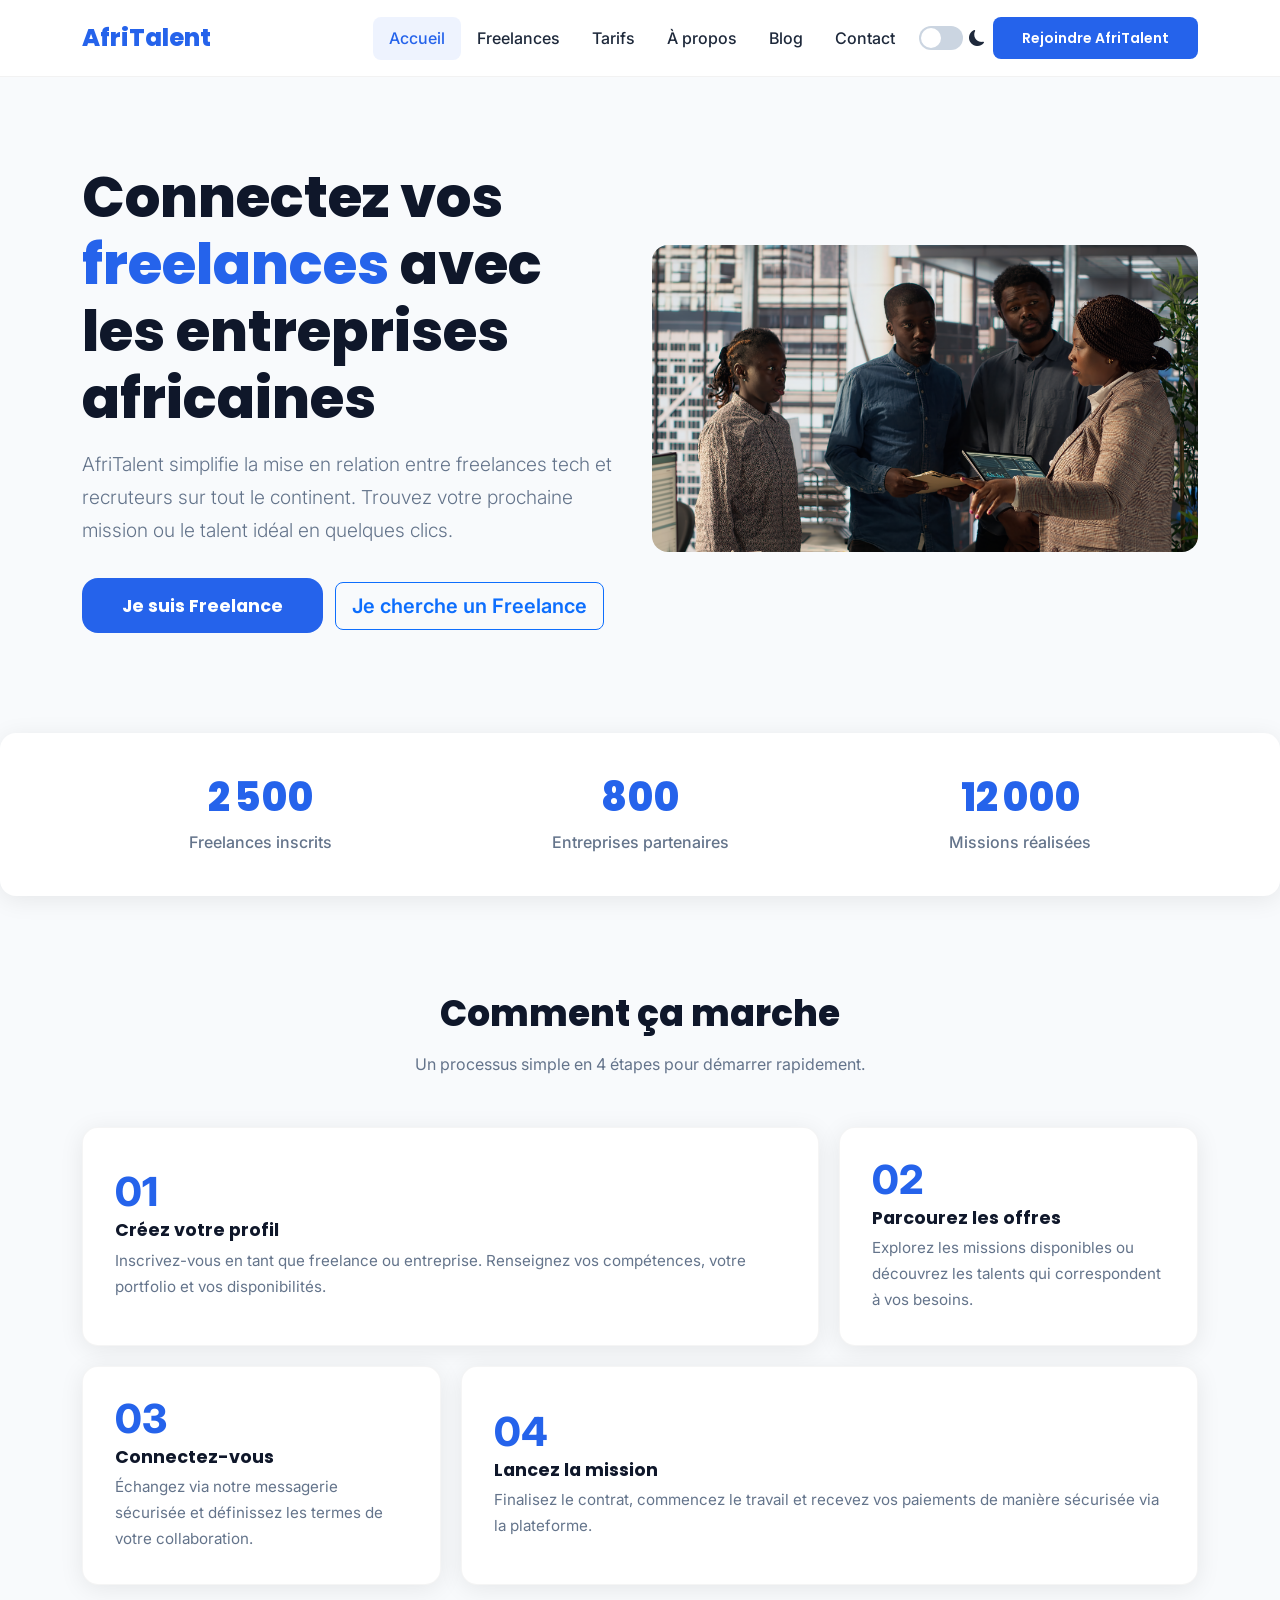
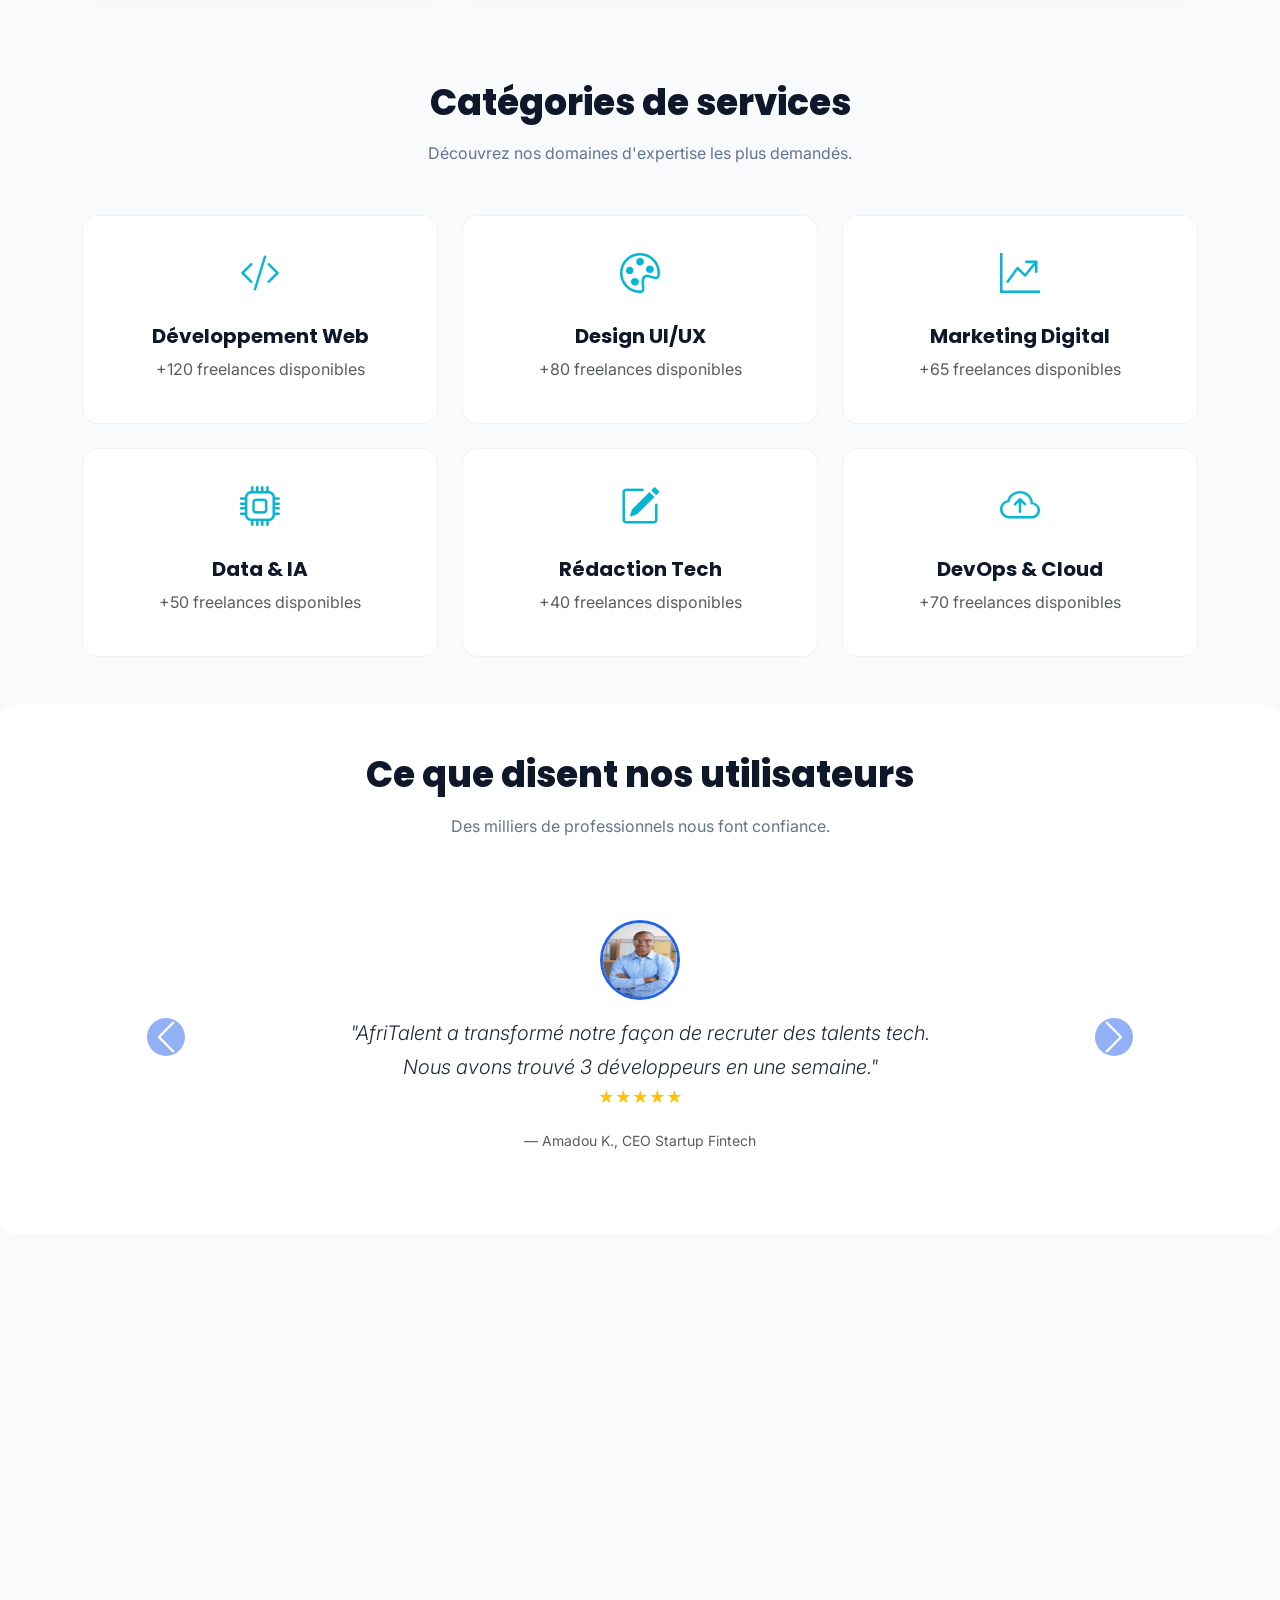
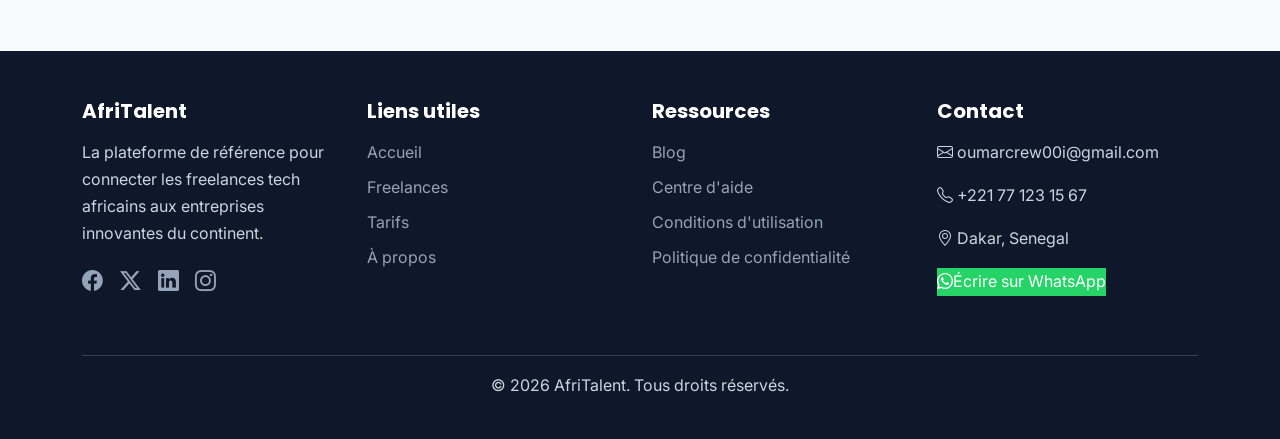
<file: index.html>
<!DOCTYPE html>
<html lang="fr">
<head>
  <meta charset="UTF-8" />
  <meta name="viewport" content="width=device-width, initial-scale=1.0" />
  <meta name="description" content="AfriTalent – La plateforme qui connecte les freelances tech africains aux entreprises du continent." />
  <title>AfriTalent – Accueil</title>
  <!-- Google Fonts -->
  <link rel="preconnect" href="https://fonts.googleapis.com" />
  <link href="https://fonts.googleapis.com/css2?family=Poppins:wght@400;600;700;800&family=Inter:wght@400;500;600&display=swap" rel="stylesheet" />
  <!-- Bootstrap 5 CSS -->
  <link href="https://cdn.jsdelivr.net/npm/bootstrap@5.3.3/dist/css/bootstrap.min.css" rel="stylesheet" />
  <!-- Bootstrap Icons -->
  <link href="https://cdn.jsdelivr.net/npm/bootstrap-icons@1.11.3/font/bootstrap-icons.min.css" rel="stylesheet" />
  <!-- Custom CSS -->
  <link href="CSS/style.css" rel="stylesheet" />
</head>
<body>

  

  <!-- ============================================================
       HEADER / NAVBAR – sticky, responsive, 6 liens + dark toggle + CTA
       ============================================================ -->
  <header>
    <nav class="navbar navbar-expand-lg fixed-top" aria-label="Navigation principale">
      <div class="container">
        <a class="navbar-brand" href="index.html"><i class="bi bi-globe-africa"></i> AfriTalent</a>
        <button class="navbar-toggler" type="button" data-bs-toggle="collapse" data-bs-target="#navbarNav" aria-controls="navbarNav" aria-expanded="false" aria-label="Ouvrir le menu">
          <span class="navbar-toggler-icon"></span>
        </button>
        <div class="collapse navbar-collapse" id="navbarNav">
          <ul class="navbar-nav ms-auto align-items-center">
            <li class="nav-item"><a class="nav-link active" aria-current="page" href="index.html">Accueil</a></li>
            <li class="nav-item"><a class="nav-link" href="freelances.html">Freelances</a></li>
            <li class="nav-item"><a class="nav-link" href="tarifs.html">Tarifs</a></li>
            <li class="nav-item"><a class="nav-link" href="about.html">À propos</a></li>
            <li class="nav-item"><a class="nav-link" href="#">Blog</a></li>
            <li class="nav-item"><a class="nav-link" href="contact.html">Contact</a></li>
            <!-- Dark Mode Toggle -->
            <li class="nav-item ms-2">
              <label class="dark-toggle" aria-label="Activer le mode sombre">
                <input type="checkbox" id="darkModeToggle" />
                <span class="toggle-track"></span>
                <i class="bi bi-moon-fill"></i>
              </label>
            </li>
            <!-- CTA -->
            <li class="nav-item ms-2">
              <a class="btn btn-primary btn-sm" href="contact.html">Rejoindre AfriTalent</a>
            </li>
          </ul>
        </div>
      </div>
    </nav>
  </header>

  <!-- ============================================================
       MAIN CONTENT
       ============================================================ -->
  <main>

    <!-- ==================== HERO ==================== -->
    <section id="hero" class="fade-in">
      <div class="container">
        <div class="row align-items-center">
          <div class="col-lg-6">
            <h1>Connectez vos <span id="typewriter" style="color:var(--primary)">talents</span> avec les entreprises africaines</h1>
            <p class="lead">AfriTalent simplifie la mise en relation entre freelances tech et recruteurs sur tout le continent. Trouvez votre prochaine mission ou le talent idéal en quelques clics.</p>
            <a href="freelances.html" class="btn btn-cta me-2">Je suis Freelance</a>
            <a href="contact.html" class="btn btn-outline-primary btn-lg">Je cherche un Freelance</a>
          </div>
          <div class="col-lg-6 text-center mt-4 mt-lg-0">
            <img src="images/african-american-manager-examines-company-strategy-with-her-staff.jpg" alt="Illustration : freelances tech africains collaborant sur des projets" class="img-fluid" />
          </div>
        </div>
      </div>
    </section>

    <!-- ==================== STATS COUNTERS ==================== -->
    <section id="stats" class="fade-in">
      <div class="container">
        <div class="row text-center">
          <div class="col-md-4 mb-3 mb-md-0">
            <h3 data-target="2500">0</h3>
            <p>Freelances inscrits</p>
          </div>
          <div class="col-md-4 mb-3 mb-md-0">
            <h3 data-target="800">0</h3>
            <p>Entreprises partenaires</p>
          </div>
          <div class="col-md-4">
            <h3 data-target="12000">0</h3>
            <p>Missions réalisées</p>
          </div>
        </div>
      </div>
    </section>

    <!-- ==================== COMMENT ÇA MARCHE – BENTO GRID ==================== -->
    <section id="how-it-works" class="py-5">
      <div class="container">
        <div class="section-title">
          <h2>Comment ça marche</h2>
          <p>Un processus simple en 4 étapes pour démarrer rapidement.</p>
        </div>
        <div class="bento-grid">
          <!-- Carte large (span 2 colonnes) -->
          <div class="grid-item" style="grid-column: span 2;">
            <span class="step-number">01</span>
            <h4>Créez votre profil</h4>
            <p>Inscrivez-vous en tant que freelance ou entreprise. Renseignez vos compétences, votre portfolio et vos disponibilités.</p>
          </div>
          <!-- Carte simple -->
          <div class="grid-item">
            <span class="step-number">02</span>
            <h4>Parcourez les offres</h4>
            <p>Explorez les missions disponibles ou découvrez les talents qui correspondent à vos besoins.</p>
          </div>
          <!-- Carte simple -->
          <div class="grid-item">
            <span class="step-number">03</span>
            <h4>Connectez-vous</h4>
            <p>Échangez via notre messagerie sécurisée et définissez les termes de votre collaboration.</p>
          </div>
          <!-- Carte large (span 2 colonnes) -->
          <div class="grid-item" style="grid-column: span 2;">
            <span class="step-number">04</span>
            <h4>Lancez la mission</h4>
            <p>Finalisez le contrat, commencez le travail et recevez vos paiements de manière sécurisée via la plateforme.</p>
          </div>
        </div>
      </div>
    </section>

    <!-- ==================== CATÉGORIES DE SERVICES ==================== -->
    <section id="services" class="py-5">
      <div class="container">
        <div class="section-title">
          <h2>Catégories de services</h2>
          <p>Découvrez nos domaines d'expertise les plus demandés.</p>
        </div>
        <div class="row g-4">
          <div class="col-lg-4 col-md-6">
            <div class="card service-card h-100 text-center p-4">
              <i class="bi bi-code-slash service-icon"></i>
              <h5 class="mt-3">Développement Web</h5>
              <p class="text-muted">+120 freelances disponibles</p>
            </div>
          </div>
          <div class="col-lg-4 col-md-6">
            <div class="card service-card h-100 text-center p-4">
              <i class="bi bi-palette service-icon"></i>
              <h5 class="mt-3">Design UI/UX</h5>
              <p class="text-muted">+80 freelances disponibles</p>
            </div>
          </div>
          <div class="col-lg-4 col-md-6">
            <div class="card service-card h-100 text-center p-4">
              <i class="bi bi-graph-up-arrow service-icon"></i>
              <h5 class="mt-3">Marketing Digital</h5>
              <p class="text-muted">+65 freelances disponibles</p>
            </div>
          </div>
          <div class="col-lg-4 col-md-6">
            <div class="card service-card h-100 text-center p-4">
              <i class="bi bi-cpu service-icon"></i>
              <h5 class="mt-3">Data &amp; IA</h5>
              <p class="text-muted">+50 freelances disponibles</p>
            </div>
          </div>
          <div class="col-lg-4 col-md-6">
            <div class="card service-card h-100 text-center p-4">
              <i class="bi bi-pencil-square service-icon"></i>
              <h5 class="mt-3">Rédaction Tech</h5>
              <p class="text-muted">+40 freelances disponibles</p>
            </div>
          </div>
          <div class="col-lg-4 col-md-6">
            <div class="card service-card h-100 text-center p-4">
              <i class="bi bi-cloud-arrow-up service-icon"></i>
              <h5 class="mt-3">DevOps &amp; Cloud</h5>
              <p class="text-muted">+70 freelances disponibles</p>
            </div>
          </div>
        </div>
      </div>
    </section>

    <!-- ==================== TÉMOIGNAGES CAROUSEL ==================== -->
    <section id="testimonials" class="py-5">
      <div class="container">
        <div class="section-title">
          <h2>Ce que disent nos utilisateurs</h2>
          <p>Des milliers de professionnels nous font confiance.</p>
        </div>
        <div id="testimonialCarousel" class="carousel slide" data-bs-ride="carousel">
          <div class="carousel-inner">
            <div class="carousel-item active text-center">
              <img src="images/karim.jpg" class="rounded-circle mb-3" alt="Photo de Amadou, CEO" width="80" height="80" />
              <p class="lead">"AfriTalent a transformé notre façon de recruter des talents tech. Nous avons trouvé 3 développeurs en une semaine."</p>
              <p class="text-warning">★★★★★</p>
              <small class="text-muted">— Amadou K., CEO Startup Fintech</small>
            </div>
            <div class="carousel-item text-center">
              <img src="images/female-graphic-designer-sitting-with-arms-crossed.jpg" class="rounded-circle mb-3" alt="Photo de Fatou, développeuse" width="80" height="80" />
              <p class="lead">"J'ai trouvé des missions de qualité en quelques clics. La plateforme est fluide et les paiements toujours à temps."</p>
              <p class="text-warning">★★★★★</p>
              <small class="text-muted">— Fatou D., Développeuse React</small>
            </div>
            <div class="carousel-item text-center">
              <img src="images/people-working-together-animation-studio.jpg" class="rounded-circle mb-3" alt="Photo de Karim, manager" width="80" height="80" />
              <p class="lead">"Interface moderne, support réactif et un vivier de talents impressionnant. Je recommande vivement."</p>
              <p class="text-warning">★★★★☆</p>
              <small class="text-muted">— Karim M., Marketing Manager</small>
            </div>
          </div>
          <button class="carousel-control-prev" type="button" data-bs-target="#testimonialCarousel" data-bs-slide="prev" aria-label="Témoignage précédent">
            <span class="carousel-control-prev-icon" aria-hidden="true"></span>
          </button>
          <button class="carousel-control-next" type="button" data-bs-target="#testimonialCarousel" data-bs-slide="next" aria-label="Témoignage suivant">
            <span class="carousel-control-next-icon" aria-hidden="true"></span>
          </button>
        </div>
      </div>
    </section>

    <!-- ==================== CTA BANNER ==================== -->
    <section id="cta-banner">
      <div class="container">
        <h2>Prêt à rejoindre la communauté AfriTalent ?</h2>
        <p style="color:rgba(255,255,255,0.85); max-width:600px; margin:1rem auto;">Que vous soyez freelance ou entreprise, créez votre compte gratuitement et accédez à un réseau de talents africains de premier plan.</p>
        <a href="contact.html" class="btn btn-cta mt-2">Inscrivez-vous gratuitement</a>
      </div>
    </section>

  </main>

  <!-- ============================================================
       FOOTER – 4 colonnes
       ============================================================ -->
  <footer>
    <div class="container">
      <div class="row">
        <!-- Col 1 – Présentation -->
        <div class="col-lg-3 col-md-6 mb-4">
          <h5><i class="bi bi-globe-africa"></i> AfriTalent</h5>
          <p>La plateforme de référence pour connecter les freelances tech africains aux entreprises innovantes du continent.</p>
          <div class="footer-social">
            <a href="#" aria-label="Facebook"><i class="bi bi-facebook"></i></a>
            <a href="#" aria-label="Twitter"><i class="bi bi-twitter-x"></i></a>
            <a href="#" aria-label="LinkedIn"><i class="bi bi-linkedin"></i></a>
            <a href="#" aria-label="Instagram"><i class="bi bi-instagram"></i></a>
          </div>
        </div>
        <!-- Col 2 – Liens utiles -->
        <div class="col-lg-3 col-md-6 mb-4">
          <h5>Liens utiles</h5>
          <ul>
            <li><a href="index.html">Accueil</a></li>
            <li><a href="freelances.html">Freelances</a></li>
            <li><a href="tarifs.html">Tarifs</a></li>
            <li><a href="about.html">À propos</a></li>
          </ul>
        </div>
        <!-- Col 3 – Ressources -->
        <div class="col-lg-3 col-md-6 mb-4">
          <h5>Ressources</h5>
          <ul>
            <li><a href="#">Blog</a></li>
            <li><a href="#">Centre d'aide</a></li>
            <li><a href="#">Conditions d'utilisation</a></li>
            <li><a href="#">Politique de confidentialité</a></li>
          </ul>
        </div>
        <!-- Col 4 – Contact -->
        <div class="col-lg-3 col-md-6 mb-4">
          <h5>Contact</h5>
          <p><i class="bi bi-envelope"></i> oumarcrew00i@gmail.com</p>
          <p><i class="bi bi-telephone"></i> +221 77 123 15 67</p>
          <p><i class="bi bi-geo-alt"></i> Dakar, Senegal</p>
           <a href="https://wa.me/221771231567" target="_blank" class="btn-whatsapp">
           <i class="bi bi-whatsapp"></i> Écrire sur WhatsApp </a>
        </div>
      </div>
      <div class="footer-bottom">
        <p>&copy; <span id="currentYear"></span> AfriTalent. Tous droits réservés.</p>
      </div>
    </div>
  </footer>

  <!-- Bouton retour en haut -->
  <button id="backToTop" aria-label="Retour en haut de page"><i class="bi bi-arrow-up"></i></button>

  <!-- Bootstrap Bundle JS -->
  <script src="https://cdn.jsdelivr.net/npm/bootstrap@5.3.3/dist/js/bootstrap.bundle.min.js"></script>
  <!-- Custom JS -->
  <script src="JS/main.js"></script>
</body>
</html>
</file>
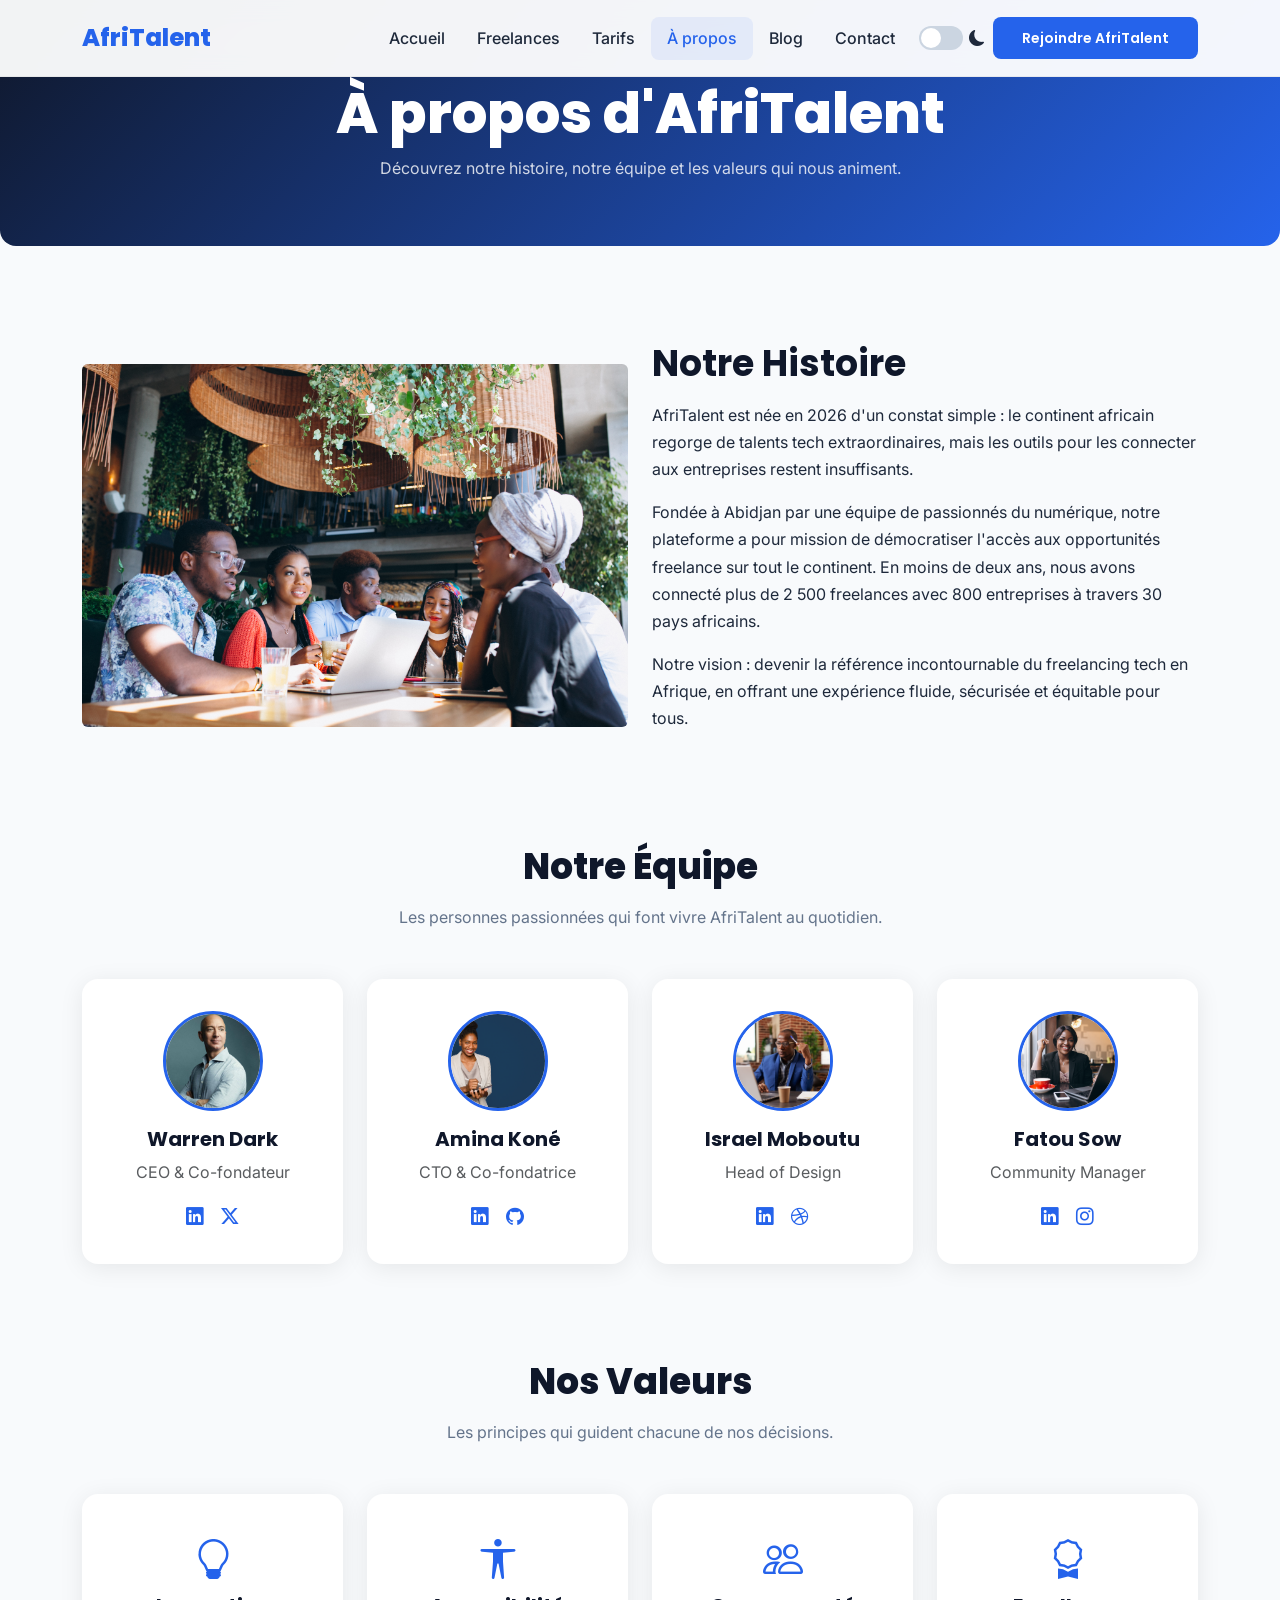
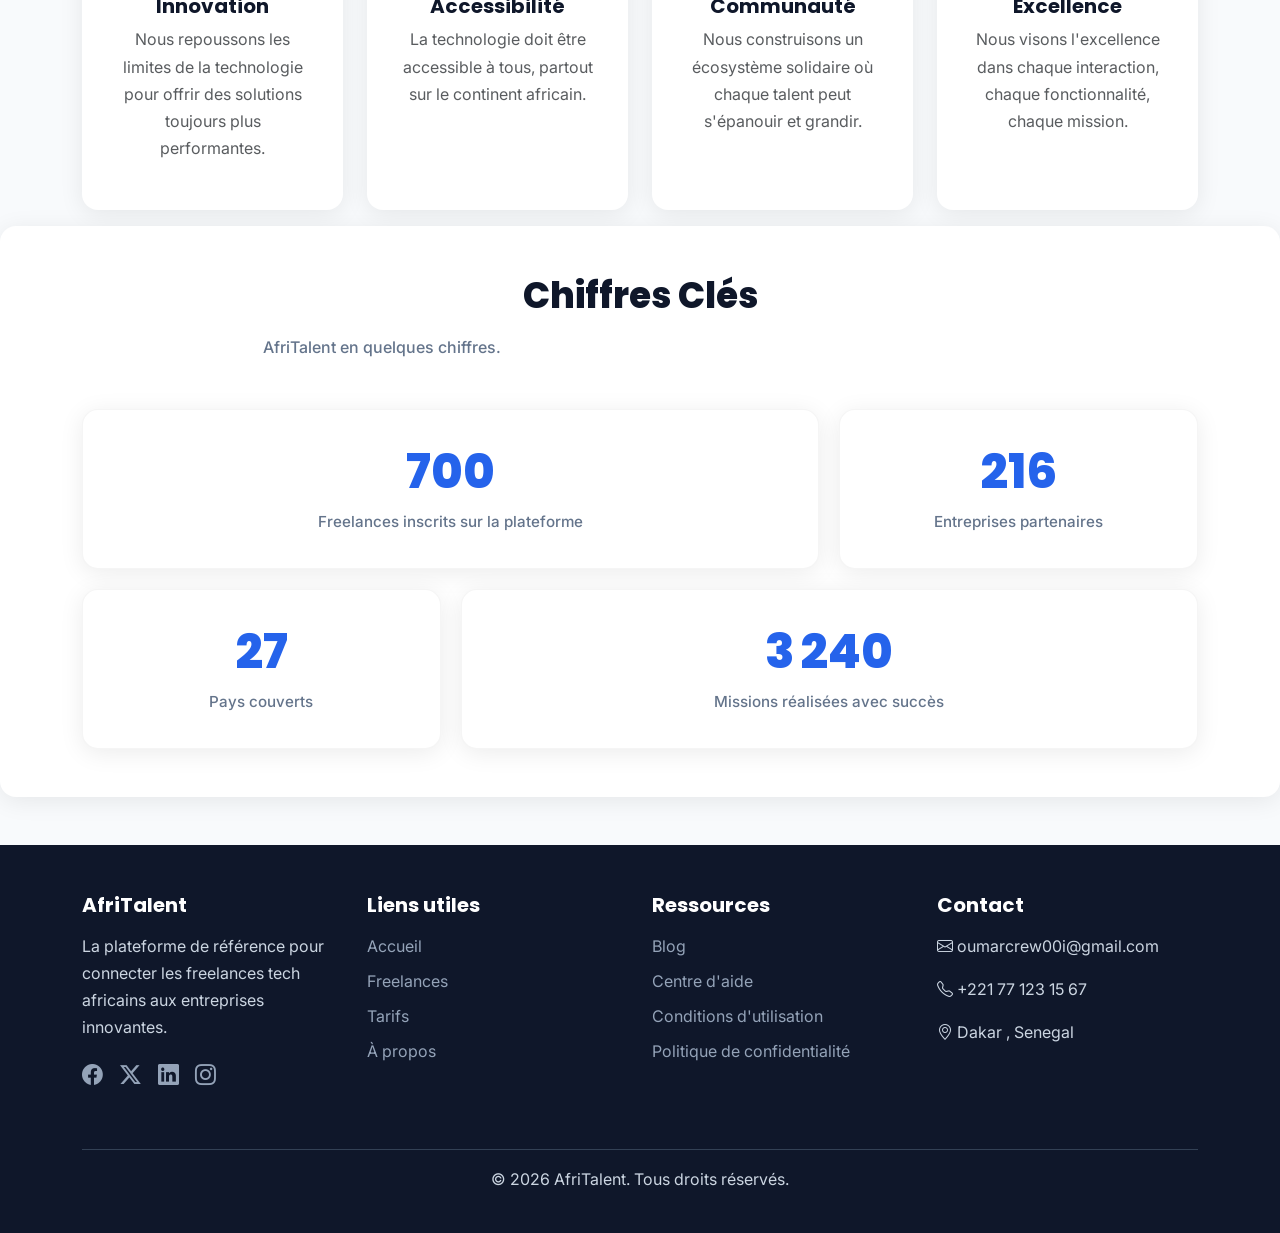
<file: about.html>
<!DOCTYPE html>
<html lang="fr">
<head>
  <meta charset="UTF-8" />
  <meta name="viewport" content="width=device-width, initial-scale=1.0" />
  <meta name="description" content="AfriTalent – Notre histoire, notre équipe et nos valeurs." />
  <title>AfriTalent – À propos</title>
  <link rel="preconnect" href="https://fonts.googleapis.com" />
  <link href="https://fonts.googleapis.com/css2?family=Poppins:wght@400;600;700;800&family=Inter:wght@400;500;600&display=swap" rel="stylesheet" />
  <link href="https://cdn.jsdelivr.net/npm/bootstrap@5.3.3/dist/css/bootstrap.min.css" rel="stylesheet" />
  <link href="https://cdn.jsdelivr.net/npm/bootstrap-icons@1.11.3/font/bootstrap-icons.min.css" rel="stylesheet" />
  <link href="CSS/style.css" rel="stylesheet" />
</head>
<body>

  <!-- ==================== NAVBAR ==================== -->
  <header>
    <nav class="navbar navbar-expand-lg fixed-top" aria-label="Navigation principale">
      <div class="container">
        <a class="navbar-brand" href="index.html"><i class="bi bi-globe-africa"></i> AfriTalent</a>
        <button class="navbar-toggler" type="button" data-bs-toggle="collapse" data-bs-target="#navbarNav" aria-controls="navbarNav" aria-expanded="false" aria-label="Ouvrir le menu">
          <span class="navbar-toggler-icon"></span>
        </button>
        <div class="collapse navbar-collapse" id="navbarNav">
          <ul class="navbar-nav ms-auto align-items-center">
            <li class="nav-item"><a class="nav-link" href="index.html">Accueil</a></li>
            <li class="nav-item"><a class="nav-link" href="freelances.html">Freelances</a></li>
            <li class="nav-item"><a class="nav-link" href="tarifs.html">Tarifs</a></li>
            <li class="nav-item"><a class="nav-link active" aria-current="page" href="about.html">À propos</a></li>
            <li class="nav-item"><a class="nav-link" href="#">Blog</a></li>
            <li class="nav-item"><a class="nav-link" href="contact.html">Contact</a></li>
            <li class="nav-item ms-2">
              <label class="dark-toggle" aria-label="Activer le mode sombre">
                <input type="checkbox" id="darkModeToggle" />
                <span class="toggle-track"></span>
                <i class="bi bi-moon-fill"></i>
              </label>
            </li>
            <li class="nav-item ms-2"><a class="btn btn-primary btn-sm" href="contact.html">Rejoindre AfriTalent</a></li>
          </ul>
        </div>
      </div>
    </nav>
  </header>

  <main>
    <!-- ==================== PAGE HEADER ==================== -->
    <div class="page-header">
      <div class="container">
        <h1>À propos d'AfriTalent</h1>
        <p>Découvrez notre histoire, notre équipe et les valeurs qui nous animent.</p>
      </div>
    </div>

    <!-- ==================== NOTRE HISTOIRE ==================== -->
    <section class="py-5 fade-in">
      <div class="container">
        <div class="row align-items-center">
          <div class="col-lg-6 mb-4 mb-lg-0">
            <img src="images/Reunion.jpg" alt="L'équipe AfriTalent en réunion" class="img-fluid rounded" style="border-radius: var(--radius);" />
          </div>
          <div class="col-lg-6">
            <h2>Notre Histoire</h2>
            <p>AfriTalent est née en 2026 d'un constat simple : le continent africain regorge de talents tech extraordinaires, mais les outils pour les connecter aux entreprises restent insuffisants.</p>
            <p>Fondée à Abidjan par une équipe de passionnés du numérique, notre plateforme a pour mission de démocratiser l'accès aux opportunités freelance sur tout le continent. En moins de deux ans, nous avons connecté plus de 2 500 freelances avec 800 entreprises à travers 30 pays africains.</p>
            <p>Notre vision : devenir la référence incontournable du freelancing tech en Afrique, en offrant une expérience fluide, sécurisée et équitable pour tous.</p>
          </div>
        </div>
      </div>
    </section>

    <!-- ==================== L'ÉQUIPE – 4 membres ==================== -->
    <section class="py-5 fade-in">
      <div class="container">
        <div class="section-title">
          <h2>Notre Équipe</h2>
          <p>Les personnes passionnées qui font vivre AfriTalent au quotidien.</p>
        </div>
        <div class="row g-4">
          <!-- Membre 1 -->
          <div class="col-lg-3 col-md-6">
            <div class="team-card">
              <img src="images/OU.jpg" class="rounded-circle mb-3" alt="Photo de Oumar Diallo, CEO" width="100" height="100" />
              <h5>Warren Dark</h5>
              <p class="text-muted">CEO &amp; Co-fondateur</p>
              <div class="social-links">
                <a href="#" aria-label="LinkedIn de Oumar"><i class="bi bi-linkedin"></i></a>
                <a href="#" aria-label="Twitter de Oumar"><i class="bi bi-twitter-x"></i></a>
              </div>
            </div>
          </div>
          <!-- Membre 2 -->
          <div class="col-lg-3 col-md-6">
            <div class="team-card">
              <img src="images/amin.jpg" class="rounded-circle mb-3" alt="Photo de Amina Koné, CTO" width="100" height="100" />
              <h5>Amina Koné</h5>
              <p class="text-muted">CTO &amp; Co-fondatrice</p>
              <div class="social-links">
                <a href="#" aria-label="LinkedIn de Amina"><i class="bi bi-linkedin"></i></a>
                <a href="#" aria-label="GitHub de Amina"><i class="bi bi-github"></i></a>
              </div>
            </div>
          </div>
          <!-- Membre 3 -->
          <div class="col-lg-3 col-md-6">
            <div class="team-card">
              <img src="images/nnn.jpg" class="rounded-circle mb-3" alt="Photo de Kofi Asante, Head of Design" width="100" height="100" />
              <h5>Israel Moboutu</h5>
              <p class="text-muted">Head of Design</p>
              <div class="social-links">
                <a href="#" aria-label="LinkedIn de Kofi"><i class="bi bi-linkedin"></i></a>
                <a href="#" aria-label="Dribbble de Kofi"><i class="bi bi-dribbble"></i></a>
              </div>
            </div>
          </div>
          <!-- Membre 4 -->
          <div class="col-lg-3 col-md-6">
            <div class="team-card">
              <img src="images/fatou.jpg" class="rounded-circle mb-3" alt="Photo de Fatou Sow, Community Manager" width="100" height="100" />
              <h5>Fatou Sow</h5>
              <p class="text-muted">Community Manager</p>
              <div class="social-links">
                <a href="#" aria-label="LinkedIn de Fatou"><i class="bi bi-linkedin"></i></a>
                <a href="#" aria-label="Instagram de Fatou"><i class="bi bi-instagram"></i></a>
              </div>
            </div>
          </div>
        </div>
      </div>
    </section>

    <!-- ==================== NOS VALEURS ==================== -->
    <section class="py-5 fade-in">
      <div class="container">
        <div class="section-title">
          <h2>Nos Valeurs</h2>
          <p>Les principes qui guident chacune de nos décisions.</p>
        </div>
        <div class="row g-4">
          <div class="col-lg-3 col-md-6">
            <div class="value-card h-100">
              <i class="bi bi-lightbulb"></i>
              <h5>Innovation</h5>
              <p class="text-muted">Nous repoussons les limites de la technologie pour offrir des solutions toujours plus performantes.</p>
            </div>
          </div>
          <div class="col-lg-3 col-md-6">
            <div class="value-card h-100">
              <i class="bi bi-universal-access"></i>
              <h5>Accessibilité</h5>
              <p class="text-muted">La technologie doit être accessible à tous, partout sur le continent africain.</p>
            </div>
          </div>
          <div class="col-lg-3 col-md-6">
            <div class="value-card h-100">
              <i class="bi bi-people"></i>
              <h5>Communauté</h5>
              <p class="text-muted">Nous construisons un écosystème solidaire où chaque talent peut s'épanouir et grandir.</p>
            </div>
          </div>
          <div class="col-lg-3 col-md-6">
            <div class="value-card h-100">
              <i class="bi bi-award"></i>
              <h5>Excellence</h5>
              <p class="text-muted">Nous visons l'excellence dans chaque interaction, chaque fonctionnalité, chaque mission.</p>
            </div>
          </div>
        </div>
      </div>
    </section>

    <!-- ==================== CHIFFRES CLÉS – Bento Grid + compteurs ==================== -->
    <section id="stats" class="py-5 fade-in">
      <div class="container">
        <div class="section-title">
          <h2>Chiffres Clés</h2>
          <p>AfriTalent en quelques chiffres.</p>
        </div>
        <div class="bento-grid">
          <div class="grid-item text-center" style="grid-column: span 2;">
            <h3 data-target="2500" style="font-size:3rem; font-weight:800; color:var(--primary);">0</h3>
            <p>Freelances inscrits sur la plateforme</p>
          </div>
          <div class="grid-item text-center">
            <h3 data-target="800" style="font-size:3rem; font-weight:800; color:var(--primary);">0</h3>
            <p>Entreprises partenaires</p>
          </div>
          <div class="grid-item text-center">
            <h3 data-target="30" style="font-size:3rem; font-weight:800; color:var(--primary);">0</h3>
            <p>Pays couverts</p>
          </div>
          <div class="grid-item text-center" style="grid-column: span 2;">
            <h3 data-target="12000" style="font-size:3rem; font-weight:800; color:var(--primary);">0</h3>
            <p>Missions réalisées avec succès</p>
          </div>
        </div>
      </div>
    </section>
  </main>

  <!-- ==================== FOOTER ==================== -->
  <footer>
    <div class="container">
      <div class="row">
        <div class="col-lg-3 col-md-6 mb-4">
          <h5><i class="bi bi-globe-africa"></i> AfriTalent</h5>
          <p>La plateforme de référence pour connecter les freelances tech africains aux entreprises innovantes.</p>
          <div class="footer-social">
            <a href="#" aria-label="Facebook"><i class="bi bi-facebook"></i></a>
            <a href="#" aria-label="Twitter"><i class="bi bi-twitter-x"></i></a>
            <a href="#" aria-label="LinkedIn"><i class="bi bi-linkedin"></i></a>
            <a href="#" aria-label="Instagram"><i class="bi bi-instagram"></i></a>
          </div>
        </div>
        <div class="col-lg-3 col-md-6 mb-4">
          <h5>Liens utiles</h5>
          <ul><li><a href="index.html">Accueil</a></li><li><a href="freelances.html">Freelances</a></li><li><a href="tarifs.html">Tarifs</a></li><li><a href="about.html">À propos</a></li></ul>
        </div>
        <div class="col-lg-3 col-md-6 mb-4">
          <h5>Ressources</h5>
          <ul><li><a href="#">Blog</a></li><li><a href="#">Centre d'aide</a></li><li><a href="#">Conditions d'utilisation</a></li><li><a href="#">Politique de confidentialité</a></li></ul>
        </div>
        <div class="col-lg-3 col-md-6 mb-4">
          <h5>Contact</h5>
          <p><i class="bi bi-envelope"></i> oumarcrew00i@gmail.com</p>
          <p><i class="bi bi-telephone"></i> +221 77 123 15 67</p>
          <p><i class="bi bi-geo-alt"></i> Dakar , Senegal</p>
        </div>
      </div>
      <div class="footer-bottom"><p>&copy; <span id="currentYear"></span> AfriTalent. Tous droits réservés.</p></div>
    </div>
  </footer>

  <button id="backToTop" aria-label="Retour en haut"><i class="bi bi-arrow-up"></i></button>
  <script src="https://cdn.jsdelivr.net/npm/bootstrap@5.3.3/dist/js/bootstrap.bundle.min.js"></script>
  <script src="JS/main.js"></script>
</body>
</html>
</file>
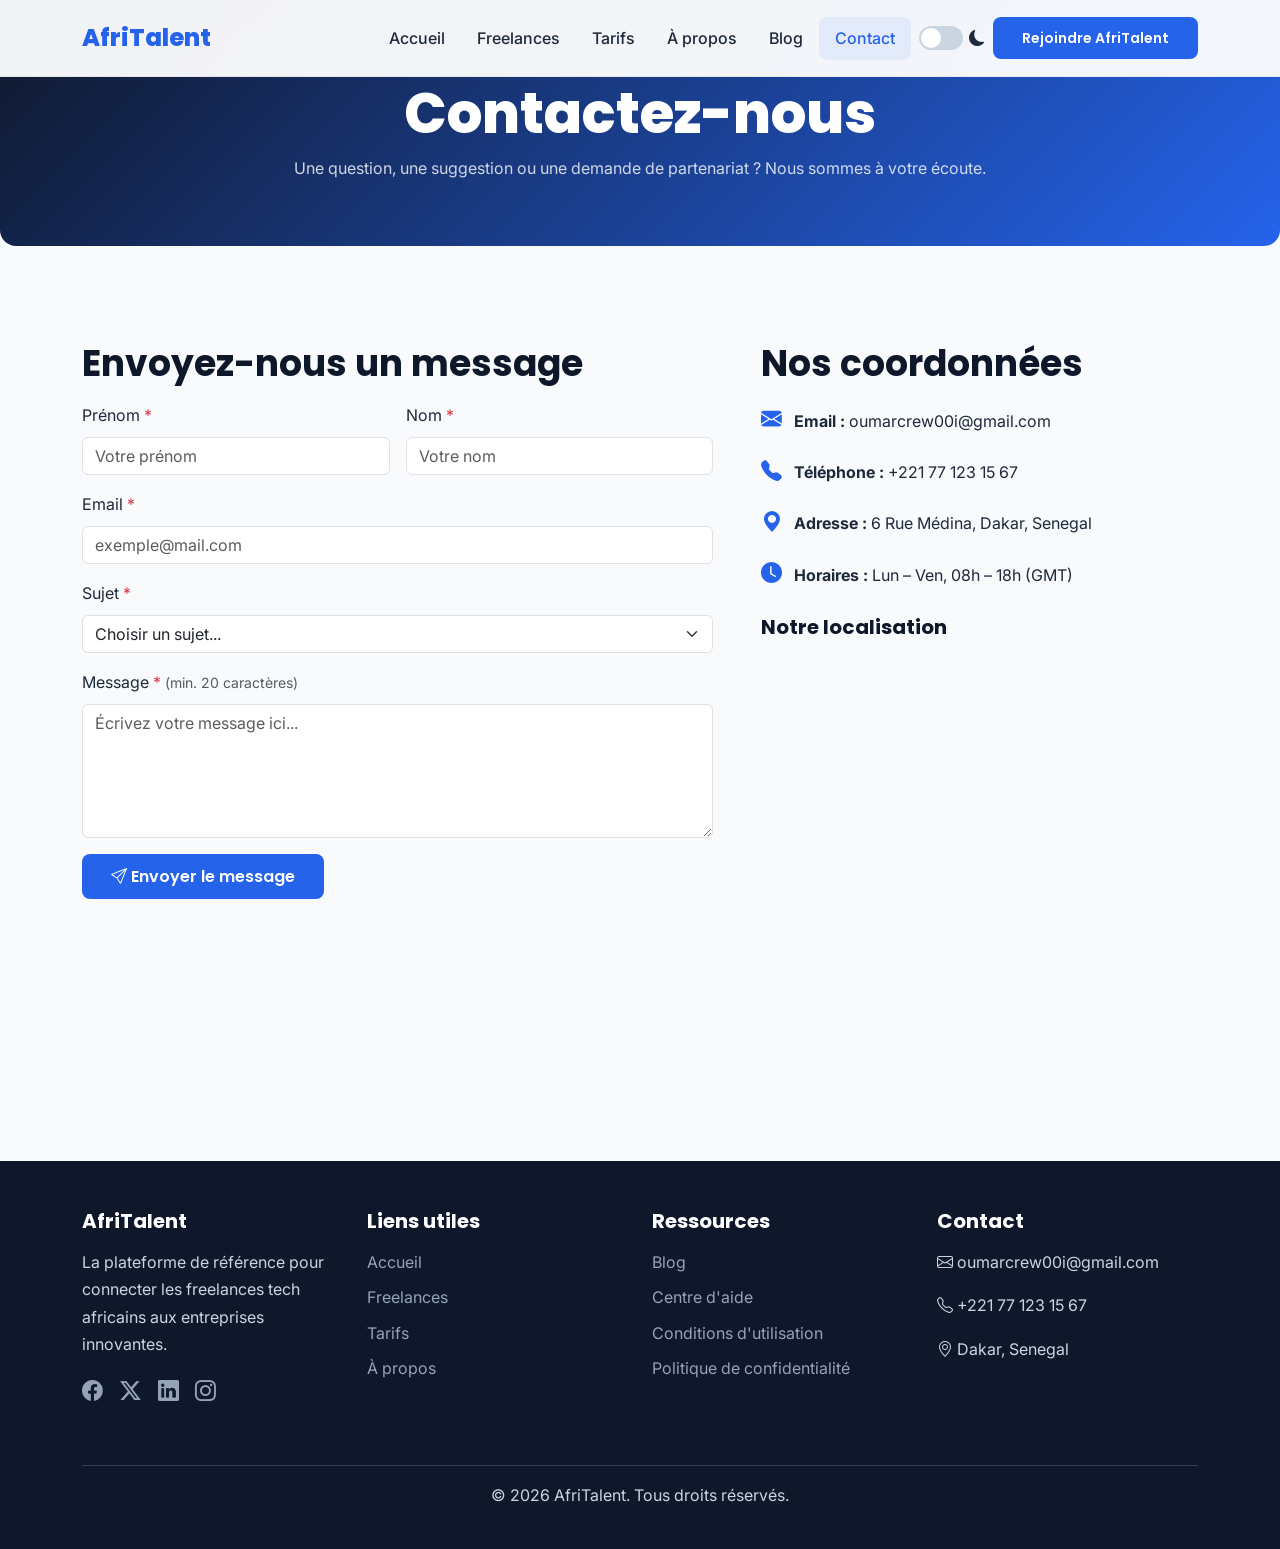
<file: contact.html>
<!DOCTYPE html>
<html lang="fr">
<head>
  <meta charset="UTF-8" />
  <meta name="viewport" content="width=device-width, initial-scale=1.0" />
  <meta name="description" content="AfriTalent – Contactez-nous pour toute question ou demande de partenariat." />
  <title>AfriTalent – Contact</title>
  <link rel="preconnect" href="https://fonts.googleapis.com" />
  <link href="https://fonts.googleapis.com/css2?family=Poppins:wght@400;600;700;800&family=Inter:wght@400;500;600&display=swap" rel="stylesheet" />
  <link href="https://cdn.jsdelivr.net/npm/bootstrap@5.3.3/dist/css/bootstrap.min.css" rel="stylesheet" />
  <link href="https://cdn.jsdelivr.net/npm/bootstrap-icons@1.11.3/font/bootstrap-icons.min.css" rel="stylesheet" />
  <link href="CSS/style.css" rel="stylesheet" />
</head>
<body>

  <!-- ==================== NAVBAR ==================== -->
  <header>
    <nav class="navbar navbar-expand-lg fixed-top" aria-label="Navigation principale">
      <div class="container">
        <a class="navbar-brand" href="index.html"><i class="bi bi-globe-africa"></i> AfriTalent</a>
        <button class="navbar-toggler" type="button" data-bs-toggle="collapse" data-bs-target="#navbarNav" aria-controls="navbarNav" aria-expanded="false" aria-label="Ouvrir le menu">
          <span class="navbar-toggler-icon"></span>
        </button>
        <div class="collapse navbar-collapse" id="navbarNav">
          <ul class="navbar-nav ms-auto align-items-center">
            <li class="nav-item"><a class="nav-link" href="index.html">Accueil</a></li>
            <li class="nav-item"><a class="nav-link" href="freelances.html">Freelances</a></li>
            <li class="nav-item"><a class="nav-link" href="tarifs.html">Tarifs</a></li>
            <li class="nav-item"><a class="nav-link" href="about.html">À propos</a></li>
            <li class="nav-item"><a class="nav-link" href="#">Blog</a></li>
            <li class="nav-item"><a class="nav-link active" aria-current="page" href="contact.html">Contact</a></li>
            <li class="nav-item ms-2">
              <label class="dark-toggle" aria-label="Activer le mode sombre">
                <input type="checkbox" id="darkModeToggle" />
                <span class="toggle-track"></span>
                <i class="bi bi-moon-fill"></i>
              </label>
            </li>
            <li class="nav-item ms-2"><a class="btn btn-primary btn-sm" href="contact.html">Rejoindre AfriTalent</a></li>
          </ul>
        </div>
      </div>
    </nav>
  </header>

  <main>
    <!-- ==================== PAGE HEADER ==================== -->
    <div class="page-header">
      <div class="container">
        <h1>Contactez-nous</h1>
        <p>Une question, une suggestion ou une demande de partenariat ? Nous sommes à votre écoute.</p>
      </div>
    </div>

    <!-- ==================== FORMULAIRE + INFOS ==================== -->
    <section class="py-5 fade-in">
      <div class="container">
        <div class="row g-5">
          <!-- Formulaire de contact -->
          <div class="col-lg-7">
            <h2>Envoyez-nous un message</h2>
            <form id="contact-form" novalidate>
              <div class="row g-3">
                <!-- Prénom -->
                <div class="col-md-6">
                  <label for="firstName" class="form-label">Prénom <span class="text-danger">*</span></label>
                  <input type="text" class="form-control" id="firstName" placeholder="Votre prénom" required aria-required="true" />
                  <div class="invalid-feedback">Veuillez entrer votre prénom.</div>
                </div>
                <!-- Nom -->
                <div class="col-md-6">
                  <label for="lastName" class="form-label">Nom <span class="text-danger">*</span></label>
                  <input type="text" class="form-control" id="lastName" placeholder="Votre nom" required aria-required="true" />
                  <div class="invalid-feedback">Veuillez entrer votre nom.</div>
                </div>
                <!-- Email -->
                <div class="col-12">
                  <label for="email" class="form-label">Email <span class="text-danger">*</span></label>
                  <input type="email" class="form-control" id="email" placeholder="exemple@mail.com" required aria-required="true" />
                  <div class="invalid-feedback">Veuillez entrer un email valide.</div>
                </div>
                <!-- Sujet -->
                <div class="col-12">
                  <label for="subject" class="form-label">Sujet <span class="text-danger">*</span></label>
                  <select class="form-select" id="subject" required aria-required="true">
                    <option value="">Choisir un sujet...</option>
                    <option value="info">Demande d'information</option>
                    <option value="support">Support technique</option>
                    <option value="partner">Partenariat</option>
                    <option value="other">Autre</option>
                  </select>
                  <div class="invalid-feedback">Veuillez choisir un sujet.</div>
                </div>
                <!-- Message -->
                <div class="col-12">
                  <label for="message" class="form-label">Message <span class="text-danger">*</span> <small class="text-muted">(min. 20 caractères)</small></label>
                  <textarea class="form-control" id="message" rows="5" placeholder="Écrivez votre message ici..." required aria-required="true"></textarea>
                  <div class="invalid-feedback">Le message doit contenir au moins 20 caractères.</div>
                </div>
                <!-- Bouton -->
                <div class="col-12">
                  <button type="submit" class="btn btn-primary"><i class="bi bi-send"></i> Envoyer le message</button>
                </div>
              </div>
              <!-- Message de succès -->
              <div id="form-success" class="mt-3" style="display:none;">
                <i class="bi bi-check-circle-fill"></i> Votre message a été envoyé avec succès ! Nous vous répondrons sous 24h.
              </div>
            </form>
          </div>

          <!-- Informations de contact -->
          <div class="col-lg-5">
            <h2>Nos coordonnées</h2>
            <div class="contact-info mt-3">
              <p><i class="bi bi-envelope-fill"></i> <strong>Email :</strong> oumarcrew00i@gmail.com</p>
              <p><i class="bi bi-telephone-fill"></i> <strong>Téléphone :</strong> +221 77 123 15 67</p>
              <p><i class="bi bi-geo-alt-fill"></i> <strong>Adresse :</strong> 6 Rue Médina, Dakar, Senegal</p>
              <p><i class="bi bi-clock-fill"></i> <strong>Horaires :</strong> Lun – Ven, 08h – 18h (GMT)</p>
            </div>

            <h5 class="mt-4 mb-3">Notre localisation</h5>
            <!-- Carte Google Maps intégrée -->
            <iframe src="https://www.google.com/maps/embed?pb=!1m18!1m12!1m3!1d241.2212409494829!2d-17.454587678349174!3d14.682035412539744!2m3!1f0!2f0!3f0!3m2!1i1024!2i768!4f13.1!3m3!1m2!1s0xec1725fc7a53f7b%3A0x7a24d37711861168!2s10%20Bd%20de%20la%20Gueule%20Tapee%2C%20Dakar!5e0!3m2!1sfr!2ssn!4v1779079002011!5m2!1sfr!2ssn" width="600" height="450" style="border:0;" allowfullscreen="" loading="lazy" referrerpolicy="no-referrer-when-downgrade"></iframe>
          </div>
        </div>
      </div>
    </section>
  </main>

  <!-- ==================== FOOTER ==================== -->
  <footer>
    <div class="container">
      <div class="row">
        <div class="col-lg-3 col-md-6 mb-4">
          <h5><i class="bi bi-globe-africa"></i> AfriTalent</h5>
          <p>La plateforme de référence pour connecter les freelances tech africains aux entreprises innovantes.</p>
          <div class="footer-social">
            <a href="#" aria-label="Facebook"><i class="bi bi-facebook"></i></a>
            <a href="#" aria-label="Twitter"><i class="bi bi-twitter-x"></i></a>
            <a href="#" aria-label="LinkedIn"><i class="bi bi-linkedin"></i></a>
            <a href="#" aria-label="Instagram"><i class="bi bi-instagram"></i></a>
          </div>
        </div>
        <div class="col-lg-3 col-md-6 mb-4">
          <h5>Liens utiles</h5>
          <ul><li><a href="index.html">Accueil</a></li><li><a href="freelances.html">Freelances</a></li><li><a href="tarifs.html">Tarifs</a></li><li><a href="about.html">À propos</a></li></ul>
        </div>
        <div class="col-lg-3 col-md-6 mb-4">
          <h5>Ressources</h5>
          <ul><li><a href="#">Blog</a></li><li><a href="#">Centre d'aide</a></li><li><a href="#">Conditions d'utilisation</a></li><li><a href="#">Politique de confidentialité</a></li></ul>
        </div>
        <div class="col-lg-3 col-md-6 mb-4">
          <h5>Contact</h5>
          <p><i class="bi bi-envelope"></i> oumarcrew00i@gmail.com</p>
          <p><i class="bi bi-telephone"></i> +221 77 123 15 67</p>
          <p><i class="bi bi-geo-alt"></i> Dakar, Senegal</p>
        </div>
      </div>
      <div class="footer-bottom"><p>&copy; <span id="currentYear"></span> AfriTalent. Tous droits réservés.</p></div>
    </div>
  </footer>

  <button id="backToTop" aria-label="Retour en haut"><i class="bi bi-arrow-up"></i></button>
  <script src="https://cdn.jsdelivr.net/npm/bootstrap@5.3.3/dist/js/bootstrap.bundle.min.js"></script>
  <script src="JS/main.js"></script>
</body>
</html>
</file>
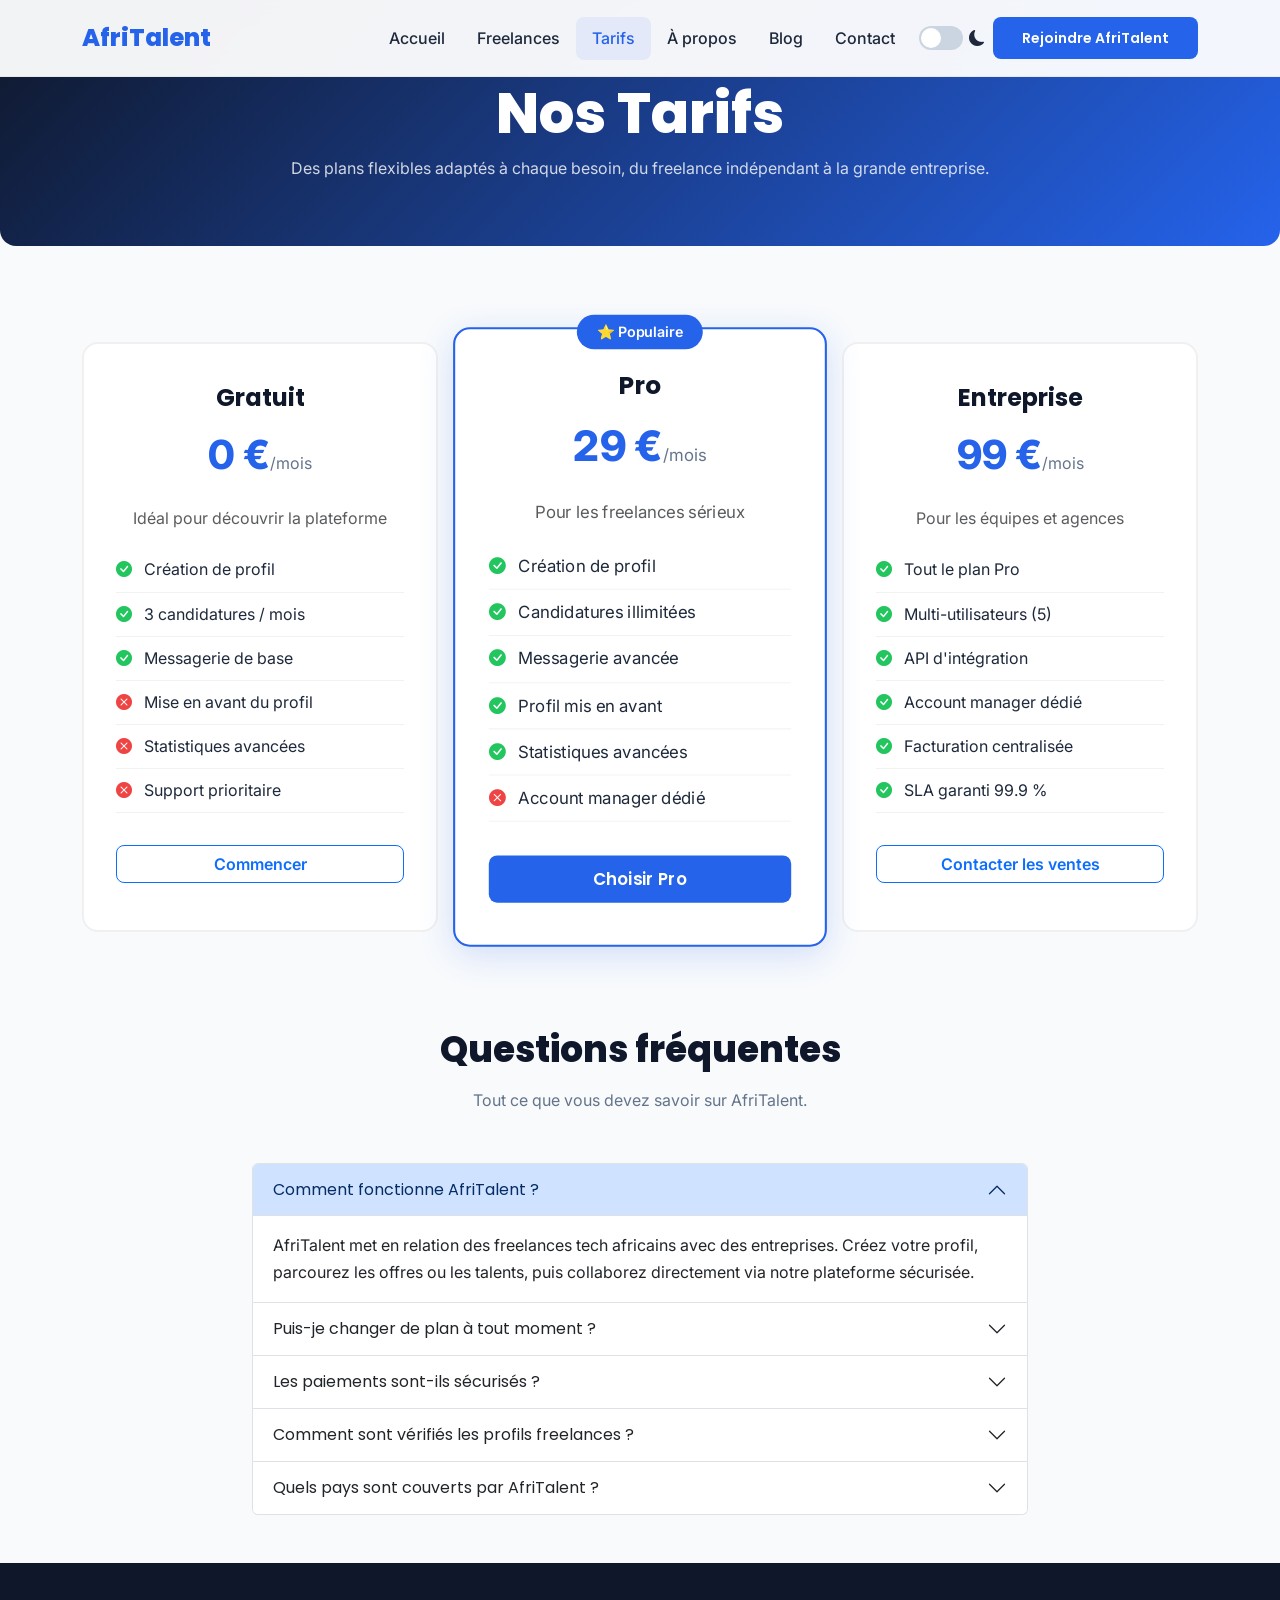
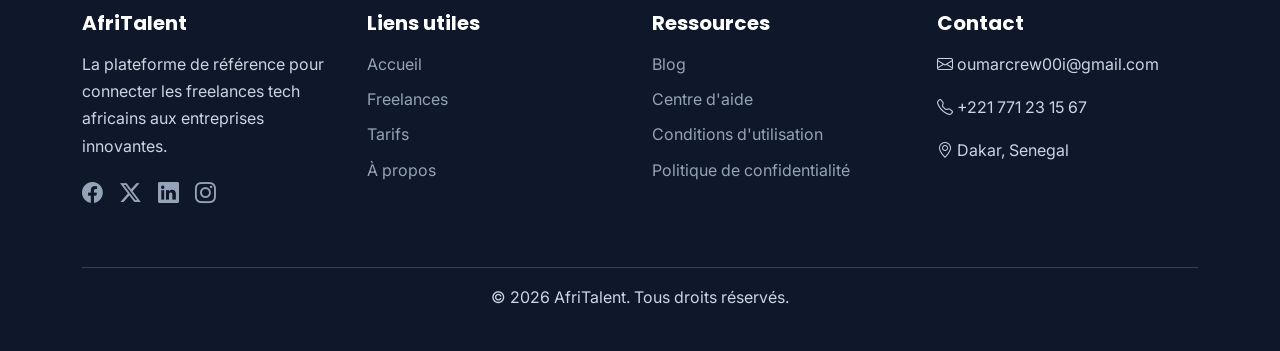
<file: tarifs.html>
<!DOCTYPE html>
<html lang="fr">
<head>
  <meta charset="UTF-8" />
  <meta name="viewport" content="width=device-width, initial-scale=1.0" />
  <meta name="description" content="AfriTalent – Découvrez nos plans tarifaires : Gratuit, Pro et Entreprise." />
  <title>AfriTalent – Tarifs</title>
  <link rel="preconnect" href="https://fonts.googleapis.com" />
  <link href="https://fonts.googleapis.com/css2?family=Poppins:wght@400;600;700;800&family=Inter:wght@400;500;600&display=swap" rel="stylesheet" />
  <link href="https://cdn.jsdelivr.net/npm/bootstrap@5.3.3/dist/css/bootstrap.min.css" rel="stylesheet" />
  <link href="https://cdn.jsdelivr.net/npm/bootstrap-icons@1.11.3/font/bootstrap-icons.min.css" rel="stylesheet" />
  <link href="CSS/style.css" rel="stylesheet" />
</head>
<body>

  <!-- ==================== NAVBAR ==================== -->
  <header>
    <nav class="navbar navbar-expand-lg fixed-top" aria-label="Navigation principale">
      <div class="container">
        <a class="navbar-brand" href="index.html"><i class="bi bi-globe-africa"></i> AfriTalent</a>
        <button class="navbar-toggler" type="button" data-bs-toggle="collapse" data-bs-target="#navbarNav" aria-controls="navbarNav" aria-expanded="false" aria-label="Ouvrir le menu">
          <span class="navbar-toggler-icon"></span>
        </button>
        <div class="collapse navbar-collapse" id="navbarNav">
          <ul class="navbar-nav ms-auto align-items-center">
            <li class="nav-item"><a class="nav-link" href="index.html">Accueil</a></li>
            <li class="nav-item"><a class="nav-link" href="freelances.html">Freelances</a></li>
            <li class="nav-item"><a class="nav-link active" aria-current="page" href="tarifs.html">Tarifs</a></li>
            <li class="nav-item"><a class="nav-link" href="about.html">À propos</a></li>
            <li class="nav-item"><a class="nav-link" href="#">Blog</a></li>
            <li class="nav-item"><a class="nav-link" href="contact.html">Contact</a></li>
            <li class="nav-item ms-2">
              <label class="dark-toggle" aria-label="Activer le mode sombre">
                <input type="checkbox" id="darkModeToggle" />
                <span class="toggle-track"></span>
                <i class="bi bi-moon-fill"></i>
              </label>
            </li>
            <li class="nav-item ms-2"><a class="btn btn-primary btn-sm" href="contact.html">Rejoindre AfriTalent</a></li>
          </ul>
        </div>
      </div>
    </nav>
  </header>

  <main>
    <!-- ==================== PAGE HEADER ==================== -->
    <div class="page-header">
      <div class="container">
        <h1>Nos Tarifs</h1>
        <p>Des plans flexibles adaptés à chaque besoin, du freelance indépendant à la grande entreprise.</p>
      </div>
    </div>

    <!-- ==================== PRICING CARDS ==================== -->
    <section class="py-5 fade-in">
      <div class="container">
        <div class="row g-4 justify-content-center align-items-stretch">
          <!-- Plan Gratuit -->
          <div class="col-lg-4 col-md-6">
            <div class="pricing-card h-100">
              <h4>Gratuit</h4>
              <p class="price">0 €<span>/mois</span></p>
              <p class="text-muted">Idéal pour découvrir la plateforme</p>
              <ul>
                <li><i class="bi bi-check-circle-fill check-yes"></i> Création de profil</li>
                <li><i class="bi bi-check-circle-fill check-yes"></i> 3 candidatures / mois</li>
                <li><i class="bi bi-check-circle-fill check-yes"></i> Messagerie de base</li>
                <li><i class="bi bi-x-circle-fill check-no"></i> Mise en avant du profil</li>
                <li><i class="bi bi-x-circle-fill check-no"></i> Statistiques avancées</li>
                <li><i class="bi bi-x-circle-fill check-no"></i> Support prioritaire</li>
              </ul>
              <a href="contact.html" class="btn btn-outline-primary w-100 mt-3">Commencer</a>
            </div>
          </div>
          <!-- Plan Pro (populaire) -->
          <div class="col-lg-4 col-md-6">
            <div class="pricing-card popular h-100">
              <span class="badge-popular">⭐ Populaire</span>
              <h4>Pro</h4>
              <p class="price">29 €<span>/mois</span></p>
              <p class="text-muted">Pour les freelances sérieux</p>
              <ul>
                <li><i class="bi bi-check-circle-fill check-yes"></i> Création de profil</li>
                <li><i class="bi bi-check-circle-fill check-yes"></i> Candidatures illimitées</li>
                <li><i class="bi bi-check-circle-fill check-yes"></i> Messagerie avancée</li>
                <li><i class="bi bi-check-circle-fill check-yes"></i> Profil mis en avant</li>
                <li><i class="bi bi-check-circle-fill check-yes"></i> Statistiques avancées</li>
                <li><i class="bi bi-x-circle-fill check-no"></i> Account manager dédié</li>
              </ul>
              <a href="contact.html" class="btn btn-primary w-100 mt-3">Choisir Pro</a>
            </div>
          </div>
          <!-- Plan Entreprise -->
          <div class="col-lg-4 col-md-6">
            <div class="pricing-card h-100">
              <h4>Entreprise</h4>
              <p class="price">99 €<span>/mois</span></p>
              <p class="text-muted">Pour les équipes et agences</p>
              <ul>
                <li><i class="bi bi-check-circle-fill check-yes"></i> Tout le plan Pro</li>
                <li><i class="bi bi-check-circle-fill check-yes"></i> Multi-utilisateurs (5)</li>
                <li><i class="bi bi-check-circle-fill check-yes"></i> API d'intégration</li>
                <li><i class="bi bi-check-circle-fill check-yes"></i> Account manager dédié</li>
                <li><i class="bi bi-check-circle-fill check-yes"></i> Facturation centralisée</li>
                <li><i class="bi bi-check-circle-fill check-yes"></i> SLA garanti 99.9 %</li>
              </ul>
              <a href="contact.html" class="btn btn-outline-primary w-100 mt-3">Contacter les ventes</a>
            </div>
          </div>
        </div>
      </div>
    </section>

    <!-- ==================== FAQ ACCORDION ==================== -->
    <section class="py-5 fade-in">
      <div class="container" style="max-width: 800px;">
        <div class="section-title">
          <h2>Questions fréquentes</h2>
          <p>Tout ce que vous devez savoir sur AfriTalent.</p>
        </div>
        <div class="accordion" id="faqAccordion">
          <!-- Q1 -->
          <div class="accordion-item">
            <h3 class="accordion-header">
              <button class="accordion-button" type="button" data-bs-toggle="collapse" data-bs-target="#faq1" aria-expanded="true" aria-controls="faq1">
                Comment fonctionne AfriTalent ?
              </button>
            </h3>
            <div id="faq1" class="accordion-collapse collapse show" data-bs-parent="#faqAccordion">
              <div class="accordion-body">
                AfriTalent met en relation des freelances tech africains avec des entreprises. Créez votre profil, parcourez les offres ou les talents, puis collaborez directement via notre plateforme sécurisée.
              </div>
            </div>
          </div>
          <!-- Q2 -->
          <div class="accordion-item">
            <h3 class="accordion-header">
              <button class="accordion-button collapsed" type="button" data-bs-toggle="collapse" data-bs-target="#faq2" aria-expanded="false" aria-controls="faq2">
                Puis-je changer de plan à tout moment ?
              </button>
            </h3>
            <div id="faq2" class="accordion-collapse collapse" data-bs-parent="#faqAccordion">
              <div class="accordion-body">
                Oui, vous pouvez passer d'un plan à l'autre à tout moment depuis votre tableau de bord. La facturation sera ajustée au prorata.
              </div>
            </div>
          </div>
          <!-- Q3 -->
          <div class="accordion-item">
            <h3 class="accordion-header">
              <button class="accordion-button collapsed" type="button" data-bs-toggle="collapse" data-bs-target="#faq3" aria-expanded="false" aria-controls="faq3">
                Les paiements sont-ils sécurisés ?
              </button>
            </h3>
            <div id="faq3" class="accordion-collapse collapse" data-bs-parent="#faqAccordion">
              <div class="accordion-body">
                Absolument. Tous les paiements transitent par notre système sécurisé avec chiffrement SSL. Les fonds sont protégés via un système d'escrow jusqu'à validation de la mission.
              </div>
            </div>
          </div>
          <!-- Q4 -->
          <div class="accordion-item">
            <h3 class="accordion-header">
              <button class="accordion-button collapsed" type="button" data-bs-toggle="collapse" data-bs-target="#faq4" aria-expanded="false" aria-controls="faq4">
                Comment sont vérifiés les profils freelances ?
              </button>
            </h3>
            <div id="faq4" class="accordion-collapse collapse" data-bs-parent="#faqAccordion">
              <div class="accordion-body">
                Chaque freelance passe par un processus de vérification : validation d'identité, examen du portfolio et test technique optionnel pour obtenir un badge « Vérifié ».
              </div>
            </div>
          </div>
          <!-- Q5 -->
          <div class="accordion-item">
            <h3 class="accordion-header">
              <button class="accordion-button collapsed" type="button" data-bs-toggle="collapse" data-bs-target="#faq5" aria-expanded="false" aria-controls="faq5">
                Quels pays sont couverts par AfriTalent ?
              </button>
            </h3>
            <div id="faq5" class="accordion-collapse collapse" data-bs-parent="#faqAccordion">
              <div class="accordion-body">
                AfriTalent est disponible dans plus de 30 pays africains, incluant le Sénégal, la Côte d'Ivoire, le Nigeria, le Kenya, le Ghana, le Maroc, l'Afrique du Sud et bien d'autres.
              </div>
            </div>
          </div>
        </div>
      </div>
    </section>
  </main>

  <!-- ==================== FOOTER ==================== -->
  <footer>
    <div class="container">
      <div class="row">
        <div class="col-lg-3 col-md-6 mb-4">
          <h5><i class="bi bi-globe-africa"></i> AfriTalent</h5>
          <p>La plateforme de référence pour connecter les freelances tech africains aux entreprises innovantes.</p>
          <div class="footer-social">
            <a href="#" aria-label="Facebook"><i class="bi bi-facebook"></i></a>
            <a href="#" aria-label="Twitter"><i class="bi bi-twitter-x"></i></a>
            <a href="#" aria-label="LinkedIn"><i class="bi bi-linkedin"></i></a>
            <a href="#" aria-label="Instagram"><i class="bi bi-instagram"></i></a>
          </div>
        </div>
        <div class="col-lg-3 col-md-6 mb-4">
          <h5>Liens utiles</h5>
          <ul><li><a href="index.html">Accueil</a></li><li><a href="freelances.html">Freelances</a></li><li><a href="tarifs.html">Tarifs</a></li><li><a href="about.html">À propos</a></li></ul>
        </div>
        <div class="col-lg-3 col-md-6 mb-4">
          <h5>Ressources</h5>
          <ul><li><a href="#">Blog</a></li><li><a href="#">Centre d'aide</a></li><li><a href="#">Conditions d'utilisation</a></li><li><a href="#">Politique de confidentialité</a></li></ul>
        </div>
        <div class="col-lg-3 col-md-6 mb-4">
          <h5>Contact</h5>
          <p><i class="bi bi-envelope"></i> oumarcrew00i@gmail.com</p>
          <p><i class="bi bi-telephone"></i> +221 771 23 15 67</p>
          <p><i class="bi bi-geo-alt"></i> Dakar, Senegal</p>
        </div>
      </div>
      <div class="footer-bottom"><p>&copy; <span id="currentYear"></span> AfriTalent. Tous droits réservés.</p></div>
    </div>
  </footer>

  <button id="backToTop" aria-label="Retour en haut"><i class="bi bi-arrow-up"></i></button>
  <script src="https://cdn.jsdelivr.net/npm/bootstrap@5.3.3/dist/js/bootstrap.bundle.min.js"></script>
  <script src="JS/main.js"></script>
</body>
</html>
</file>
<file: CSS/style.css>
/* ===============================================================
   AfriTalent – style.css
   Design System complet : variables, typographie, composants,
   Bento Grid, animations, responsive, dark mode
   =============================================================== */

/* --- Google Fonts --- */
@import url('https://fonts.googleapis.com/css2?family=Poppins:wght@400;600;700;800&family=Inter:wght@400;500;600&display=swap');

/* ---------------------------------------------------------------
   1. CSS Variables (6+ custom properties)
   --------------------------------------------------------------- */
:root {
  /* Palette – 5 couleurs principales */
  --primary: #2563eb;
  --secondary: #0f172a;
  --accent: #06b6d4;
  --light: #f8fafc;
  --dark: #020617;
  /* Surfaces & texte */
  --surface: #ffffff;
  --text: #1e293b;
  --muted: #64748b;
  /* Design tokens */
  --radius: 16px;
  --radius-sm: 8px;
  --transition: all 0.35s ease;
  --shadow: 0 4px 24px rgba(0, 0, 0, 0.08);
  --shadow-hover: 0 8px 32px rgba(37, 99, 235, 0.18);
  /* Typographie */
  --font-title: 'Poppins', sans-serif;
  --font-body: 'Inter', sans-serif;
}

/* ---------------------------------------------------------------
   2. Dark Mode (toggle via JS – data-theme="dark" sur <html>)
   --------------------------------------------------------------- */
[data-theme="dark"] {
  --light: #0f172a;
  --surface: #1e293b;
  --text: #e2e8f0;
  --muted: #94a3b8;
  --shadow: 0 4px 24px rgba(0, 0, 0, 0.3);
}
[data-theme="dark"] .navbar { background: #0f172a !important; }
[data-theme="dark"] .navbar .nav-link,
[data-theme="dark"] .navbar .navbar-brand { color: #e2e8f0 !important; }
[data-theme="dark"] .card,
[data-theme="dark"] .grid-item { background: var(--surface); color: var(--text); }
[data-theme="dark"] footer { background: #020617 !important; }
[data-theme="dark"] .bg-light { background: var(--surface) !important; }
[data-theme="dark"] body { background: var(--light); color: var(--text); }
[data-theme="dark"] h1,[data-theme="dark"] h2,[data-theme="dark"] h3,
[data-theme="dark"] h4,[data-theme="dark"] h5 { color: #e2e8f0; }
[data-theme="dark"] .text-muted { color: var(--muted) !important; }
[data-theme="dark"] .pricing-card { background: var(--surface); border-color: #334155; }
[data-theme="dark"] .pricing-card.popular { border-color: var(--primary); }
[data-theme="dark"] .form-control,
[data-theme="dark"] .form-select { background: #1e293b; color: #e2e8f0; border-color: #334155; }
[data-theme="dark"] .accordion-button { background: #1e293b; color: #e2e8f0; }
[data-theme="dark"] .accordion-body { background: var(--surface); color: var(--text); }

/* ---------------------------------------------------------------
   3. Reset & Base
   --------------------------------------------------------------- */
*, *::before, *::after { box-sizing: border-box; margin: 0; padding: 0; }
html { scroll-behavior: smooth; }
body {
  font-family: var(--font-body);
  background: var(--light);
  color: var(--text);
  line-height: 1.7;
  overflow-x: hidden;
}

/* ---------------------------------------------------------------
   4. Typographie
   --------------------------------------------------------------- */
h1, h2, h3, h4, h5, h6 {
  font-family: var(--font-title);
  font-weight: 700;
  color: var(--secondary);
  line-height: 1.2;
}
h1 { font-size: clamp(2rem, 5vw, 3.5rem); }
h2 { font-size: clamp(1.5rem, 3vw, 2.25rem); margin-bottom: 1rem; }
a { color: var(--primary); text-decoration: none; transition: var(--transition); }
a:hover { opacity: 0.85; }
.section-title { text-align: center; margin-bottom: 3rem; }
.section-title h2 { font-weight: 800; }
.section-title p { color: var(--muted); max-width: 600px; margin: 0.5rem auto 0; }

/* ---------------------------------------------------------------
   5. Navbar
   --------------------------------------------------------------- */
.navbar {
  background: rgba(255,255,255,0.95) !important;
  backdrop-filter: blur(12px);
  transition: var(--transition);
  padding: 0.8rem 0;
  border-bottom: 1px solid rgba(0,0,0,0.05);
}
.navbar.scrolled {
  padding: 0.4rem 0;
  box-shadow: 0 2px 20px rgba(0,0,0,0.1);
}
.navbar-brand {
  font-family: var(--font-title);
  font-weight: 800;
  font-size: 1.5rem;
  color: var(--primary) !important;
}
.navbar .nav-link {
  font-weight: 500;
  color: var(--text) !important;
  padding: 0.5rem 1rem !important;
  border-radius: var(--radius-sm);
  transition: var(--transition);
}
.navbar .nav-link:hover,
.navbar .nav-link.active {
  color: var(--primary) !important;
  background: rgba(37, 99, 235, 0.08);
}
/* Dark mode toggle switch in navbar */
.dark-toggle { display: flex; align-items: center; gap: 0.4rem; cursor: pointer; }
.dark-toggle input { display: none; }
.toggle-track {
  width: 44px; height: 24px;
  background: #cbd5e1; border-radius: 12px;
  position: relative; transition: var(--transition);
}
.toggle-track::after {
  content: ''; position: absolute; top: 2px; left: 2px;
  width: 20px; height: 20px; background: #fff;
  border-radius: 50%; transition: var(--transition);
}
.dark-toggle input:checked + .toggle-track { background: var(--primary); }
.dark-toggle input:checked + .toggle-track::after { transform: translateX(20px); }

/* ---------------------------------------------------------------
   6. Boutons
   --------------------------------------------------------------- */
.btn-primary {
  background: var(--primary); border: none;
  border-radius: var(--radius-sm); font-family: var(--font-title);
  font-weight: 600; padding: 0.65rem 1.8rem;
  transition: var(--transition);
}
.btn-primary:hover { background: #1d4ed8; transform: translateY(-2px); box-shadow: var(--shadow-hover); }
.btn-outline-primary { border-radius: var(--radius-sm); font-weight: 600; }
.btn-cta {
  background: var(--primary); color: #fff; border: none;
  padding: 0.9rem 2.5rem; border-radius: var(--radius);
  font-family: var(--font-title); font-weight: 700; font-size: 1.1rem;
  transition: var(--transition);
}
.btn-cta:hover { background: #1d4ed8; transform: translateY(-3px); box-shadow: var(--shadow-hover); }

/* ---------------------------------------------------------------
   7. Hero Section
   --------------------------------------------------------------- */
#hero { min-height: 85vh; display: flex; align-items: center; padding: 6rem 0 4rem; }
#hero h1 { font-weight: 800; margin-bottom: 1rem; }
#hero .lead { font-size: 1.2rem; color: var(--muted); margin-bottom: 2rem; }
#hero img { max-width: 100%; border-radius: var(--radius); }

/* ---------------------------------------------------------------
   8. Stats Counters
   --------------------------------------------------------------- */
#stats {
  background: var(--surface); border-radius: var(--radius);
  padding: 2.5rem 1rem; box-shadow: var(--shadow);
  margin: -2rem auto 3rem; position: relative; z-index: 2;
}
#stats h3 { font-size: 2.5rem; font-weight: 800; color: var(--primary); }
#stats p { color: var(--muted); font-weight: 500; margin: 0; }

/* ---------------------------------------------------------------
   9. Bento Grid – « Comment ça marche »
   --------------------------------------------------------------- */
.bento-grid {
  display: grid;
  grid-template-columns: repeat(3, 1fr);
  grid-auto-rows: minmax(160px, auto);
  gap: 1.25rem;
}
.grid-item {
  background: var(--surface);
  border-radius: var(--radius);
  padding: 2rem;
  display: flex; flex-direction: column; justify-content: center;
  box-shadow: var(--shadow);
  transition: var(--transition);
  border: 1px solid rgba(0,0,0,0.04);
}
.grid-item:hover { transform: translateY(-6px); box-shadow: var(--shadow-hover); }
.step-number {
  font-size: 2.5rem; font-weight: 800;
  color: var(--primary); margin-bottom: 0.5rem;
  line-height: 1;
}
.grid-item h4 { font-size: 1.1rem; margin-bottom: 0.4rem; }
.grid-item p { color: var(--muted); font-size: 0.95rem; margin: 0; }

/* ---------------------------------------------------------------
   10. Service Cards
   --------------------------------------------------------------- */
.service-card {
  background: var(--surface); border: 1px solid rgba(0,0,0,0.05);
  border-radius: var(--radius); transition: var(--transition);
  cursor: pointer;
}
.service-card:hover {
  transform: translateY(-8px);
  box-shadow: var(--shadow-hover);
  border-color: var(--primary);
}
.service-card:hover .service-icon { color: var(--primary); transform: scale(1.15); }
.service-icon { font-size: 2.5rem; color: var(--accent); transition: var(--transition); }

/* ---------------------------------------------------------------
   11. Testimonials Carousel
   --------------------------------------------------------------- */
#testimonials { background: var(--surface); border-radius: var(--radius); padding: 3rem 1rem; }
#testimonials .carousel-item { padding: 2rem; min-height: 220px; }
#testimonials img { border: 3px solid var(--primary); }
#testimonials .lead { font-style: italic; max-width: 600px; margin: 0 auto; }
.carousel-control-prev-icon, .carousel-control-next-icon {
  background-color: var(--primary); border-radius: 50%; padding: 1.2rem;
}

/* ---------------------------------------------------------------
   12. CTA Banner
   --------------------------------------------------------------- */
#cta-banner {
  background: linear-gradient(135deg, var(--primary), var(--accent));
  border-radius: var(--radius); padding: 4rem 2rem;
  text-align: center; color: #fff; margin: 3rem 0;
}
#cta-banner h2 { color: #fff; font-weight: 800; }
#cta-banner .btn-cta { background: #fff; color: var(--primary); }
#cta-banner .btn-cta:hover { background: var(--secondary); color: #fff; }

/* ---------------------------------------------------------------
   13. Pricing Cards
   --------------------------------------------------------------- */
.pricing-card {
  background: var(--surface); border: 2px solid rgba(0,0,0,0.06);
  border-radius: var(--radius); padding: 2.5rem 2rem;
  text-align: center; transition: var(--transition);
}
.pricing-card:hover { transform: translateY(-6px); box-shadow: var(--shadow-hover); }
.pricing-card.popular {
  border-color: var(--primary); position: relative;
  transform: scale(1.05); box-shadow: var(--shadow-hover);
}
.pricing-card.popular .badge-popular {
  position: absolute; top: -14px; left: 50%; transform: translateX(-50%);
  background: var(--primary); color: #fff; padding: 0.3rem 1.2rem;
  border-radius: 20px; font-size: 0.85rem; font-weight: 600;
}
.pricing-card .price { font-size: 2.5rem; font-weight: 800; color: var(--primary); }
.pricing-card .price span { font-size: 1rem; font-weight: 400; color: var(--muted); }
.pricing-card ul { list-style: none; padding: 0; text-align: left; }
.pricing-card ul li { padding: 0.5rem 0; border-bottom: 1px solid rgba(0,0,0,0.05); }
.pricing-card ul li i { margin-right: 0.5rem; }
.check-yes { color: #22c55e; }
.check-no { color: #ef4444; }

/* ---------------------------------------------------------------
   14. Team Cards
   --------------------------------------------------------------- */
.team-card {
  background: var(--surface); border-radius: var(--radius);
  padding: 2rem; text-align: center;
  box-shadow: var(--shadow); transition: var(--transition);
}
.team-card:hover { transform: translateY(-6px); box-shadow: var(--shadow-hover); }
.team-card img { width: 100px; height: 100px; object-fit: cover; border: 3px solid var(--primary); }
.team-card .social-links a { margin: 0 0.4rem; font-size: 1.1rem; }

/* ---------------------------------------------------------------
   15. Values
   --------------------------------------------------------------- */
.value-card {
  text-align: center; padding: 2rem;
  background: var(--surface); border-radius: var(--radius);
  box-shadow: var(--shadow); transition: var(--transition);
}
.value-card:hover { transform: translateY(-5px); box-shadow: var(--shadow-hover); }
.value-card i { font-size: 2.5rem; color: var(--primary); margin-bottom: 1rem; }

/* ---------------------------------------------------------------
   16. Contact
   --------------------------------------------------------------- */
.contact-info i { color: var(--primary); font-size: 1.3rem; margin-right: 0.5rem; }
.contact-info p { margin-bottom: 1rem; }
#form-success {
  background: #dcfce7; color: #166534; padding: 1rem;
  border-radius: var(--radius-sm); font-weight: 600;
}

/* ---------------------------------------------------------------
   17. Footer – 4 colonnes
   --------------------------------------------------------------- */
footer {
  background: var(--secondary) !important;
  color: #cbd5e1; padding: 3rem 0 1.5rem;
}
footer h5 { color: #fff; font-family: var(--font-title); font-weight: 700; margin-bottom: 1rem; }
footer a { color: #94a3b8; transition: var(--transition); }
footer a:hover { color: #fff; }
footer ul { list-style: none; padding: 0; }
footer ul li { margin-bottom: 0.5rem; }
.footer-social a { font-size: 1.3rem; margin-right: 0.8rem; }
.footer-bottom { border-top: 1px solid #334155; padding-top: 1rem; margin-top: 2rem; text-align: center; }

/* ---------------------------------------------------------------
   18. Back-to-top
   --------------------------------------------------------------- */
#backToTop {
  position: fixed; right: 1.5rem; bottom: 1.5rem;
  display: none; background: var(--primary); color: #fff;
  border: none; border-radius: 50%; width: 48px; height: 48px;
  align-items: center; justify-content: center;
  cursor: pointer; font-size: 1.4rem;
  box-shadow: 0 4px 12px rgba(37,99,235,0.3);
  transition: var(--transition); z-index: 999;
}
#backToTop.show { display: flex; }
#backToTop:hover { transform: translateY(-3px); }

/* ---------------------------------------------------------------
   19. Fade-in animation (JS ajoute .fade-in)
   --------------------------------------------------------------- */
section { opacity: 0; transform: translateY(30px); transition: opacity 0.7s ease, transform 0.7s ease; }
section.fade-in { opacity: 1; transform: translateY(0); }

/* ---------------------------------------------------------------
   20. Page header (pages internes)
   --------------------------------------------------------------- */
.page-header {
  background: linear-gradient(135deg, var(--secondary), var(--primary));
  color: #fff; padding: 5rem 0 3rem; text-align: center;
  margin-bottom: 3rem; border-radius: 0 0 var(--radius) var(--radius);
}
.page-header h1 { color: #fff; font-weight: 800; }
.page-header p { color: rgba(255,255,255,0.8); }

/* ---------------------------------------------------------------
   21. Responsive – mobile & tablette
   --------------------------------------------------------------- */
@media (max-width: 991px) {
  .bento-grid { grid-template-columns: repeat(2, 1fr); }
}
@media (max-width: 768px) {
  #hero { min-height: auto; padding: 4rem 0 2rem; text-align: center; }
  .bento-grid { grid-template-columns: 1fr; }
  .pricing-card.popular { transform: scale(1); }
  #stats { margin: 0 auto 2rem; }
  .navbar .nav-link { padding: 0.5rem 0 !important; }
}
@media (max-width: 375px) {
  h1 { font-size: 1.8rem; }
  .btn-cta { padding: 0.7rem 1.5rem; font-size: 1rem; }
}

.freelance-avatar {
  width: 90px;
  height: 90px;
  object-fit: cover; /* Recadre proprement les images de tailles différentes sans distorsion */
  border-radius: 50%;
  transition: transform 0.3s ease;
}

/* Optionnel : un petit effet au survol de la carte */
.service-card:hover .freelance-avatar {
  transform: scale(1.08);
}

.btn-whatsapp {
  display: inline-flex !important;
  background: #25D366 !important;
  color: #fff !important;
}

.btn-whatsapp:hover {
  background: #1ebe5d;
  color: #fff;
}
</file>
